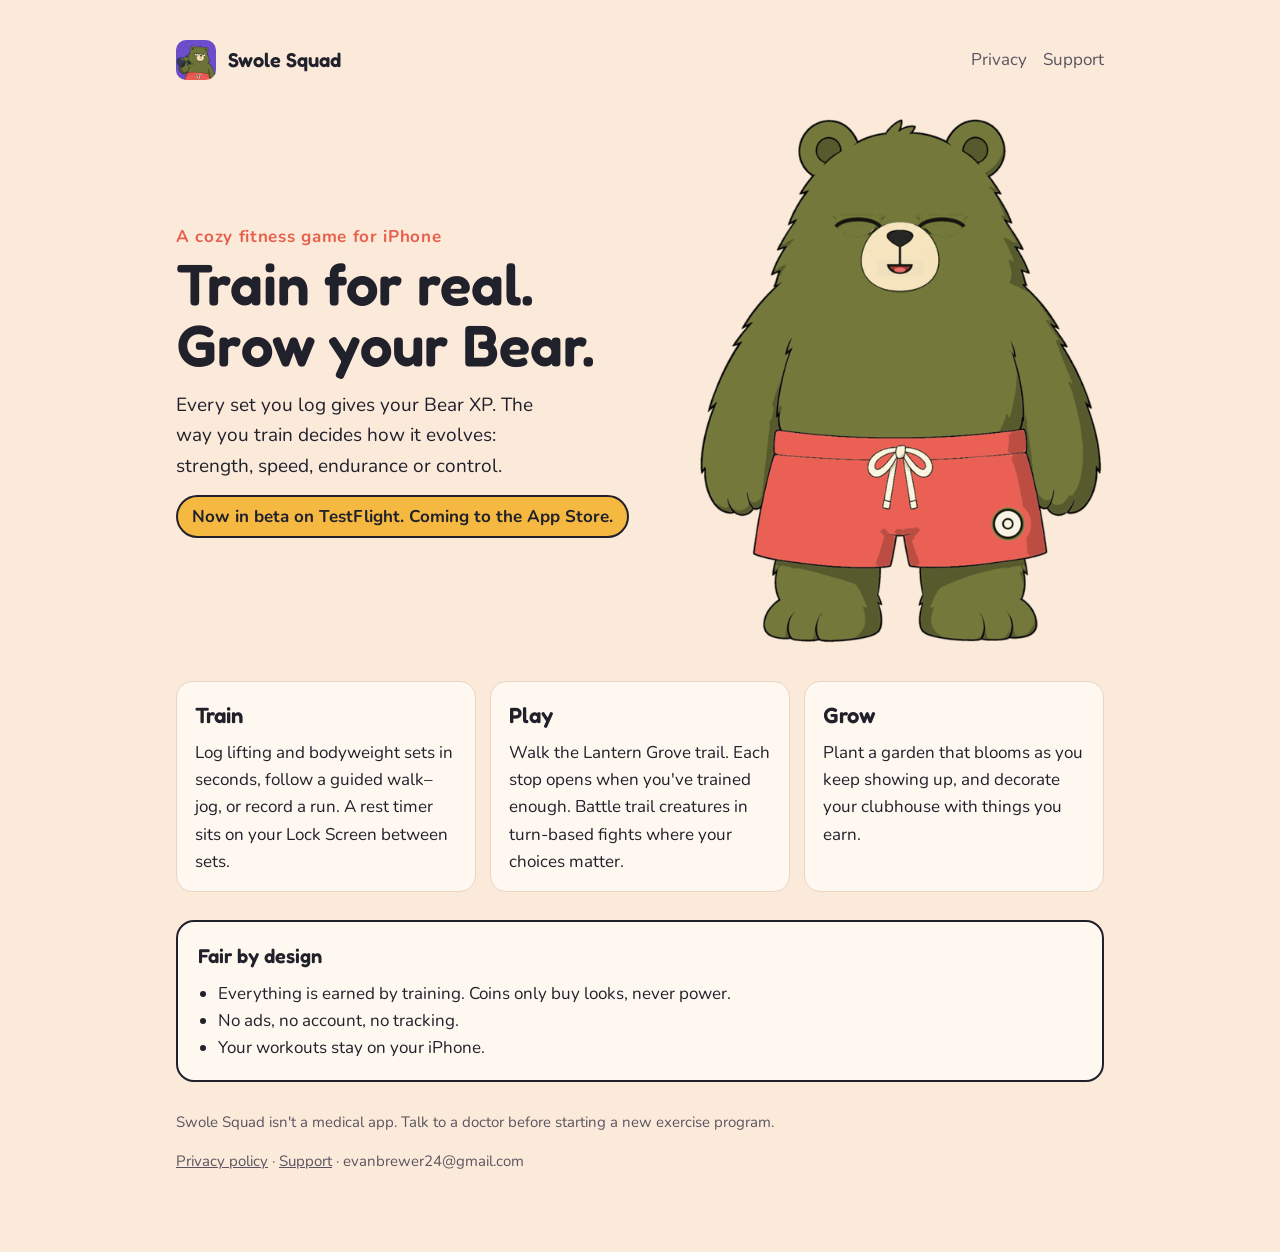
<file: index.html>
<!doctype html>
<html lang="en">
<head>
<meta charset="utf-8">
<meta name="viewport" content="width=device-width,initial-scale=1">
<title>Swole Squad</title>
<meta name="description" content="Swole Squad is a cozy fitness game for iPhone. Log real workouts, grow and evolve your Bear, clear trail stops, battle creatures and grow a garden.">
<link rel="icon" href="icon-256.png">
<link rel="apple-touch-icon" href="icon-256.png">
<link rel="stylesheet" href="https://fonts.googleapis.com/css2?family=Fredoka:wght@500;600&family=Nunito:wght@400;600;700&display=swap">
<link rel="stylesheet" href="style.css">
</head>
<body>
<main>
  <header class="top"><img src="icon-256.png" alt="" width="40" height="40" class="appicon"><strong>Swole Squad</strong>
    <nav><a href="privacy.html">Privacy</a><a href="support.html">Support</a></nav></header>

  <section class="hero">
    <div class="copy">
      <p class="kicker">A cozy fitness game for iPhone</p>
      <h1>Train for real.<br>Grow your Bear.</h1>
      <p class="lede">Every set you log gives your Bear XP. The way you train decides how it evolves: strength, speed, endurance or control.</p>
      <p class="status">Now in beta on TestFlight. Coming to the App Store.</p>
    </div>
    <img class="bear" src="bear.png" alt="The Swole Squad Bear, a chunky green bear in coral gym shorts, smiling" width="520" height="676">
  </section>

  <section class="grid">
    <div class="card"><h2>Train</h2><p>Log lifting and bodyweight sets in seconds, follow a guided walk–jog, or record a run. A rest timer sits on your Lock Screen between sets.</p></div>
    <div class="card"><h2>Play</h2><p>Walk the Lantern Grove trail. Each stop opens when you've trained enough. Battle trail creatures in turn-based fights where your choices matter.</p></div>
    <div class="card"><h2>Grow</h2><p>Plant a garden that blooms as you keep showing up, and decorate your clubhouse with things you earn.</p></div>
  </section>

  <section class="fair">
    <h2>Fair by design</h2>
    <ul>
      <li>Everything is earned by training. Coins only buy looks, never power.</li>
      <li>No ads, no account, no tracking.</li>
      <li>Your workouts stay on your iPhone.</li>
    </ul>
  </section>

  <footer><p>Swole Squad isn't a medical app. Talk to a doctor before starting a new exercise program.</p>
    <p><a href="privacy.html">Privacy policy</a> · <a href="support.html">Support</a> · evanbrewer24@gmail.com</p></footer>
</main>
</body>
</html>
</file>
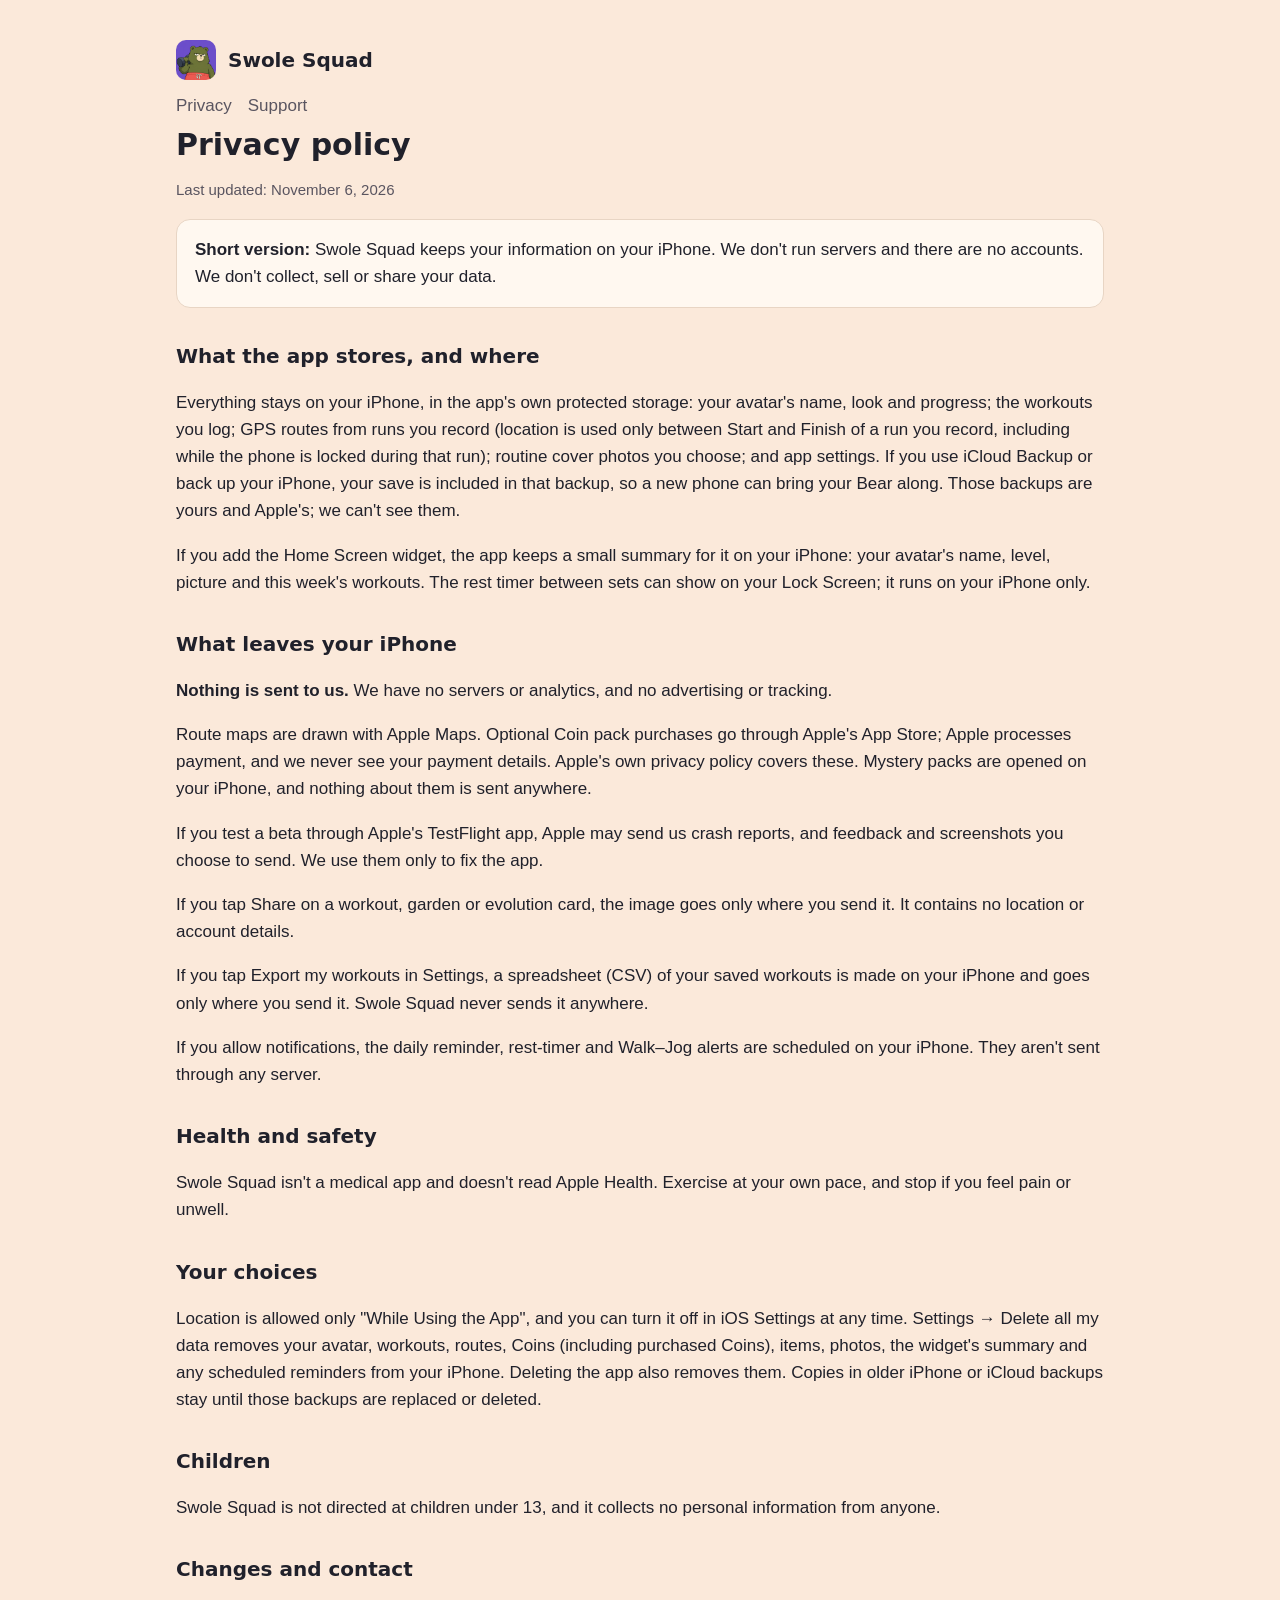
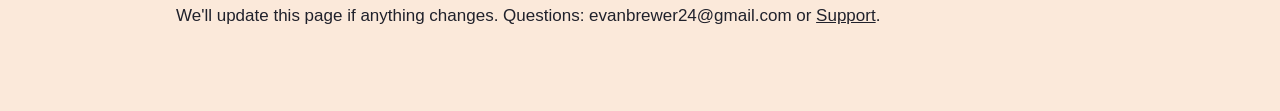
<file: privacy.html>
<!doctype html><html lang="en"><head><meta charset="utf-8"><meta name="viewport" content="width=device-width,initial-scale=1">
<title>Swole Squad Privacy Policy</title><link rel="stylesheet" href="style.css"></head><body><main>
<header class="top"><a href="index.html" style="display:flex;align-items:center;gap:12px;text-decoration:none"><img src="icon-256.png" alt="" width="40" height="40" class="appicon"><strong>Swole Squad</strong></a></header><nav><a href="privacy.html">Privacy</a><a href="support.html">Support</a></nav>
<h1>Privacy policy</h1><p class="muted">Last updated: November 6, 2026</p>
<p class="lead"><strong>Short version:</strong> Swole Squad keeps your information on your iPhone. We don't run servers and there are no accounts. We don't collect, sell or share your data.</p>
<h2>What the app stores, and where</h2>
<p>Everything stays on your iPhone, in the app's own protected storage: your avatar's name, look and progress; the workouts you log; GPS routes from runs you record (location is used only between Start and Finish of a run you record, including while the phone is locked during that run); routine cover photos you choose; and app settings. If you use iCloud Backup or back up your iPhone, your save is included in that backup, so a new phone can bring your Bear along. Those backups are yours and Apple's; we can't see them.</p>
<p>If you add the Home Screen widget, the app keeps a small summary for it on your iPhone: your avatar's name, level, picture and this week's workouts. The rest timer between sets can show on your Lock Screen; it runs on your iPhone only.</p>
<h2>What leaves your iPhone</h2>
<p><strong>Nothing is sent to us.</strong> We have no servers or analytics, and no advertising or tracking.</p>
<p>Route maps are drawn with Apple Maps. Optional Coin pack purchases go through Apple's App Store; Apple processes payment, and we never see your payment details. Apple's own privacy policy covers these. Mystery packs are opened on your iPhone, and nothing about them is sent anywhere.</p>
<p>If you test a beta through Apple's TestFlight app, Apple may send us crash reports, and feedback and screenshots you choose to send. We use them only to fix the app.</p>
<p>If you tap Share on a workout, garden or evolution card, the image goes only where you send it. It contains no location or account details.</p>
<p>If you tap Export my workouts in Settings, a spreadsheet (CSV) of your saved workouts is made on your iPhone and goes only where you send it. Swole Squad never sends it anywhere.</p>
<p>If you allow notifications, the daily reminder, rest-timer and Walk–Jog alerts are scheduled on your iPhone. They aren't sent through any server.</p>
<h2>Health and safety</h2>
<p>Swole Squad isn't a medical app and doesn't read Apple Health. Exercise at your own pace, and stop if you feel pain or unwell.</p>
<h2>Your choices</h2>
<p>Location is allowed only "While Using the App", and you can turn it off in iOS Settings at any time. Settings → Delete all my data removes your avatar, workouts, routes, Coins (including purchased Coins), items, photos, the widget's summary and any scheduled reminders from your iPhone. Deleting the app also removes them. Copies in older iPhone or iCloud backups stay until those backups are replaced or deleted.</p>
<h2>Children</h2>
<p>Swole Squad is not directed at children under 13, and it collects no personal information from anyone.</p>
<h2>Changes and contact</h2>
<p>We'll update this page if anything changes. Questions: evanbrewer24@gmail.com or <a href="support.html">Support</a>.</p>
</main></body></html>
</file>
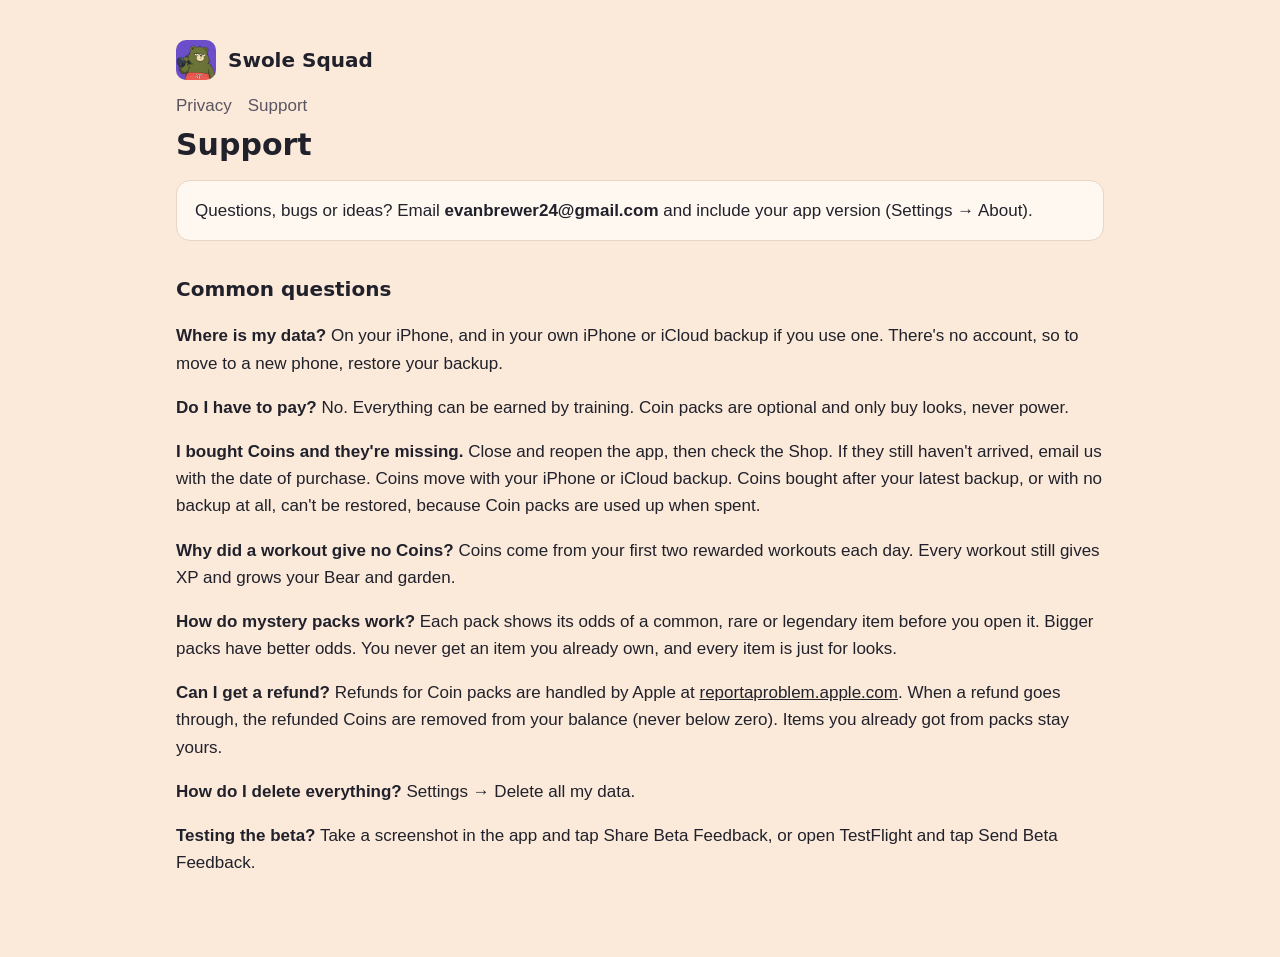
<file: support.html>
<!doctype html><html lang="en"><head><meta charset="utf-8"><meta name="viewport" content="width=device-width,initial-scale=1">
<title>Swole Squad Support</title><link rel="stylesheet" href="style.css"></head><body><main>
<header class="top"><a href="index.html" style="display:flex;align-items:center;gap:12px;text-decoration:none"><img src="icon-256.png" alt="" width="40" height="40" class="appicon"><strong>Swole Squad</strong></a></header><nav><a href="privacy.html">Privacy</a><a href="support.html">Support</a></nav>
<h1>Support</h1>
<p class="lead">Questions, bugs or ideas? Email <strong>evanbrewer24@gmail.com</strong> and include your app version (Settings → About).</p>
<h2>Common questions</h2>
<p><strong>Where is my data?</strong> On your iPhone, and in your own iPhone or iCloud backup if you use one. There's no account, so to move to a new phone, restore your backup.</p>
<p><strong>Do I have to pay?</strong> No. Everything can be earned by training. Coin packs are optional and only buy looks, never power.</p>
<p><strong>I bought Coins and they're missing.</strong> Close and reopen the app, then check the Shop. If they still haven't arrived, email us with the date of purchase. Coins move with your iPhone or iCloud backup. Coins bought after your latest backup, or with no backup at all, can't be restored, because Coin packs are used up when spent.</p>
<p><strong>Why did a workout give no Coins?</strong> Coins come from your first two rewarded workouts each day. Every workout still gives XP and grows your Bear and garden.</p>
<p><strong>How do mystery packs work?</strong> Each pack shows its odds of a common, rare or legendary item before you open it. Bigger packs have better odds. You never get an item you already own, and every item is just for looks.</p>
<p><strong>Can I get a refund?</strong> Refunds for Coin packs are handled by Apple at <a href="https://reportaproblem.apple.com">reportaproblem.apple.com</a>. When a refund goes through, the refunded Coins are removed from your balance (never below zero). Items you already got from packs stay yours.</p>
<p><strong>How do I delete everything?</strong> Settings → Delete all my data.</p>
<p><strong>Testing the beta?</strong> Take a screenshot in the app and tap Share Beta Feedback, or open TestFlight and tap Send Beta Feedback.</p>
</main></body></html>
</file>
<file: style.css>
:root{--bg:#FBE9DA;--card:#FFF8F0;--ink:#20212B;--muted:#5A5560;--accent:#F5B841;--line:#E8D5C4}
@media (prefers-color-scheme:dark){:root{--bg:#1E1B22;--card:#29252E;--ink:#F3EDE6;--muted:#B9B1A9;--line:#3A3540}}
*{box-sizing:border-box}body{margin:0;background:var(--bg);color:var(--ink);font:17px/1.6 -apple-system,BlinkMacSystemFont,"SF Pro Text","Helvetica Neue",Arial,sans-serif}
main{max-width:680px;margin:0 auto;padding:40px 16px 64px}
header{display:flex;align-items:center;gap:12px;margin-bottom:28px}header strong{font-size:20px}
nav a{color:var(--muted);margin-right:16px;text-decoration:none}nav a:hover{color:var(--ink)}
h1{font-size:30px;line-height:1.2;margin:8px 0 6px}h2{font-size:20px;margin:32px 0 8px}
.lead{background:var(--card);border:1px solid var(--line);border-radius:14px;padding:16px 18px}
.muted{color:var(--muted);font-size:15px}a{color:inherit}
:root{--display:"Fredoka","Avenir Next Rounded",system-ui,sans-serif;--body:"Nunito",-apple-system,BlinkMacSystemFont,"Helvetica Neue",Arial,sans-serif;--coral:#E8604C;--sun:#F5B841}
body{font-family:var(--body)}
main{max-width:960px;padding-left:max(16px,env(safe-area-inset-left,0px));padding-right:max(16px,env(safe-area-inset-right,0px))}
.top{display:flex;align-items:center;gap:12px;flex-wrap:wrap;margin-bottom:12px}.top nav{margin-left:auto}.top nav a{margin:0 0 0 16px}
.appicon{border-radius:10px}
h1,h2,.top strong{font-family:var(--display);font-weight:600}
.hero{display:grid;grid-template-columns:1.1fr .9fr;gap:24px;align-items:center;padding:24px 0 8px}
.hero h1{font-size:clamp(36px,6vw,58px);line-height:1.05;margin:4px 0 14px;text-wrap:balance}
.kicker{color:var(--coral);font-weight:700;letter-spacing:.04em;margin:0}
.lede{font-size:19px;max-width:34ch;margin:0 0 14px}
.status{display:inline-block;background:var(--sun);color:#20212B;border:2px solid #20212B;border-radius:999px;padding:6px 14px;font-weight:700;margin:0}
.bear{width:100%;height:auto;max-width:420px;justify-self:center}
.grid{display:grid;grid-template-columns:repeat(3,1fr);gap:14px;margin:28px 0}
.card{background:var(--card);border:1px solid var(--line);border-radius:16px;padding:16px 18px;min-width:0}
.card h2{margin:0 0 6px;font-size:22px}.card p{margin:0}
.fair{background:var(--card);border:2px solid var(--ink);border-radius:18px;padding:18px 20px}
.fair h2{margin:0 0 8px}.fair ul{margin:0;padding-left:20px}
footer{margin-top:28px;color:var(--muted);font-size:15px}
@media (max-width:720px){.hero{grid-template-columns:1fr}.bear{max-width:300px;order:-1}.grid{grid-template-columns:1fr}}
</file>
